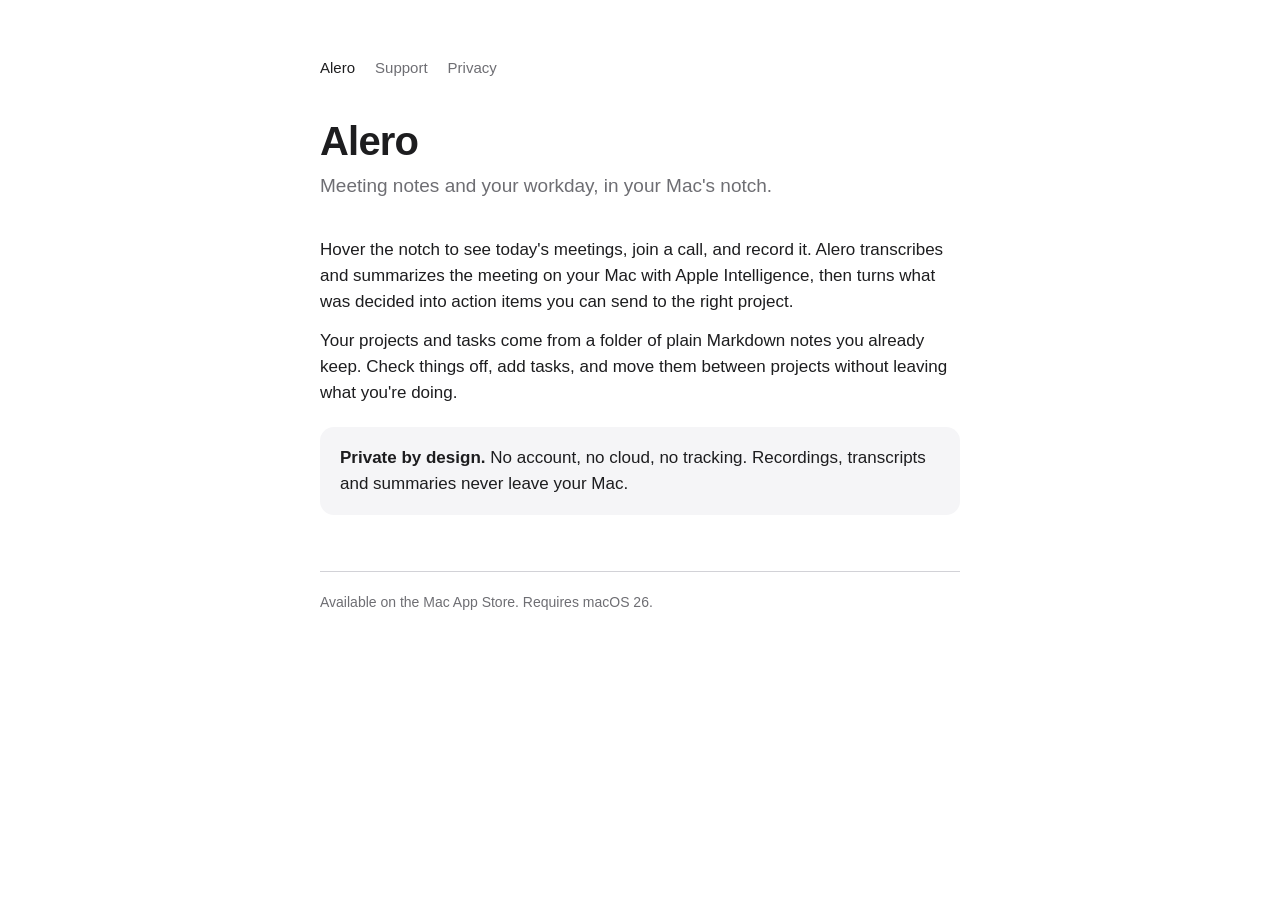
<file: index.html>
<!doctype html>
<html lang="en"><head><meta charset="utf-8"><meta name="viewport" content="width=device-width, initial-scale=1">
<title>Alero</title><meta name="description" content="Meeting notes and your workday, in your Mac's notch. Everything stays on your Mac.">
<link rel="stylesheet" href="style.css"></head>
<body><main>
<nav><a href="index.html" aria-current="page">Alero</a><a href="support.html">Support</a><a href="privacy.html">Privacy</a></nav>
<h1>Alero</h1>
<p class="lede">Meeting notes and your workday, in your Mac's notch.</p>
<p>Hover the notch to see today's meetings, join a call, and record it. Alero transcribes and summarizes the meeting on your Mac with Apple Intelligence, then turns what was decided into action items you can send to the right project.</p>
<p>Your projects and tasks come from a folder of plain Markdown notes you already keep. Check things off, add tasks, and move them between projects without leaving what you're doing.</p>
<div class="card"><p><strong>Private by design.</strong> No account, no cloud, no tracking. Recordings, transcripts and summaries never leave your Mac.</p></div>
<footer>Available on the Mac App Store. Requires macOS 26.</footer>
</main></body></html>
</file>
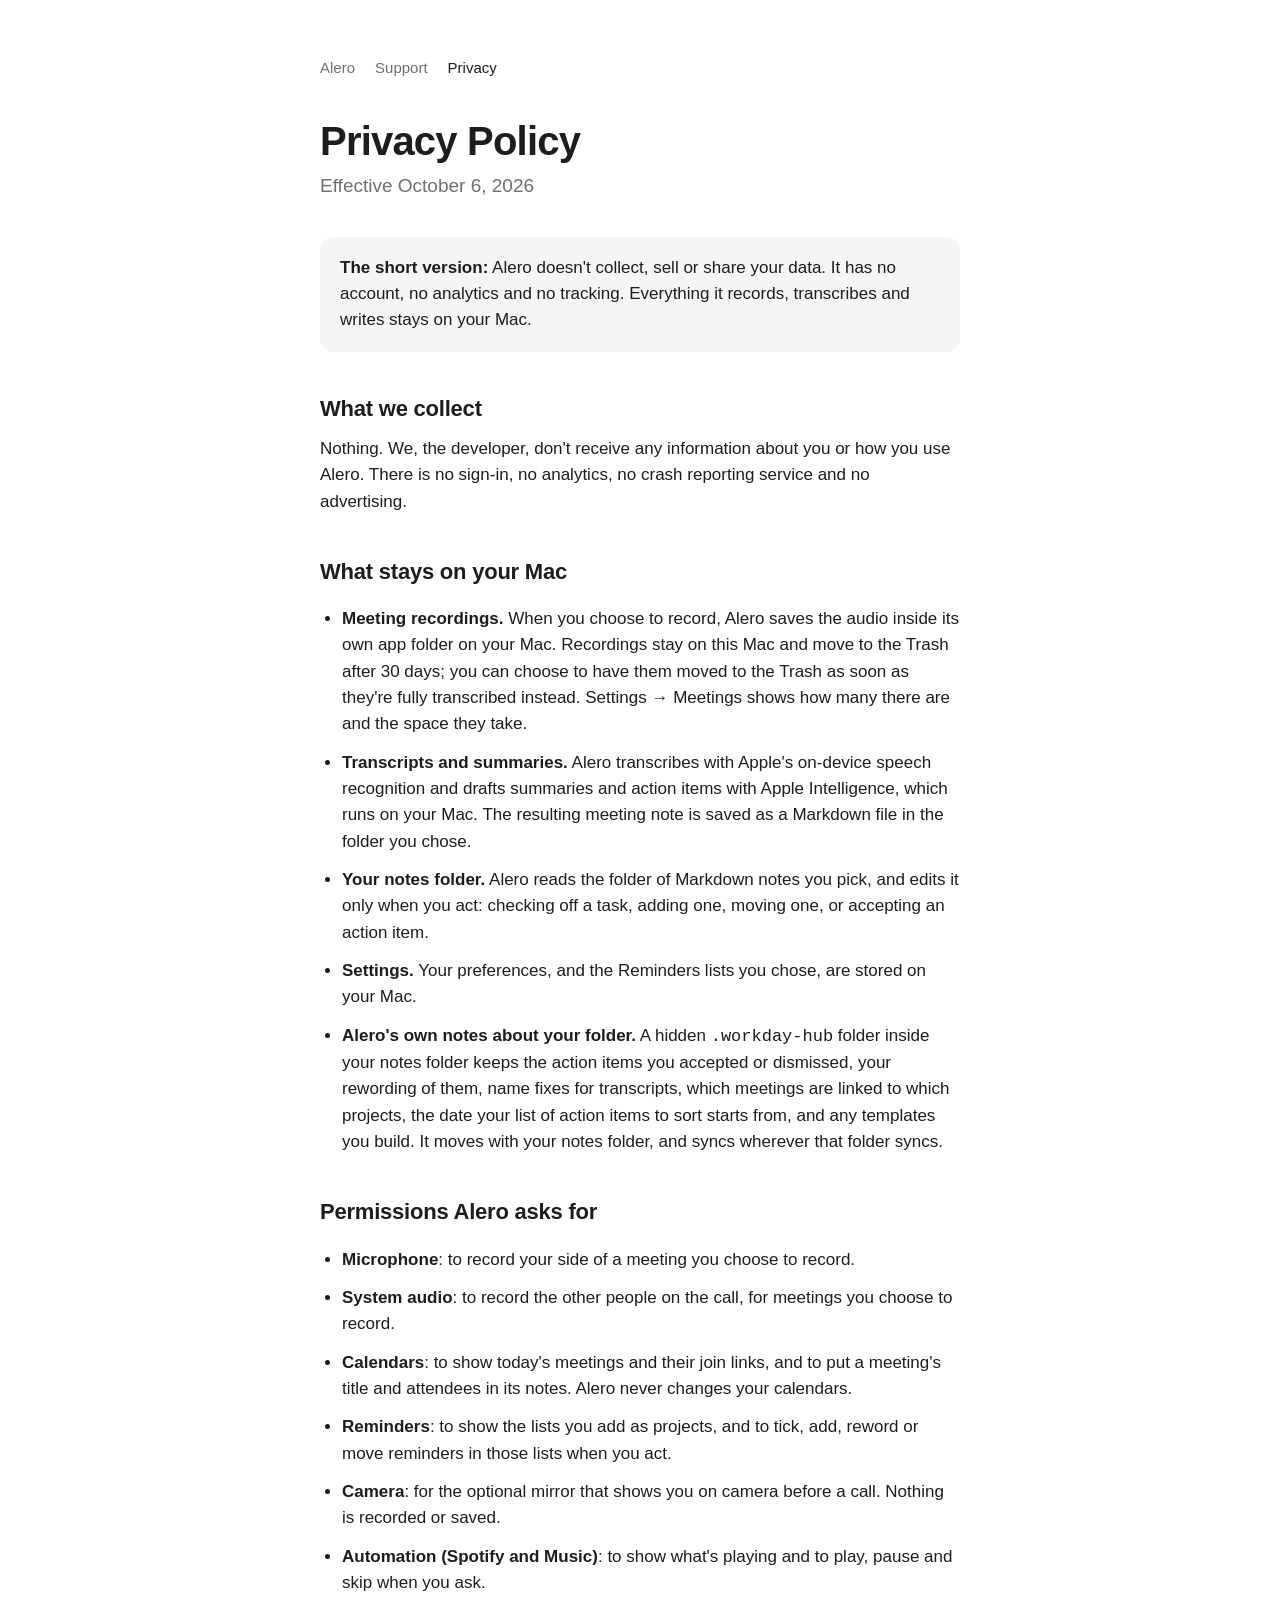
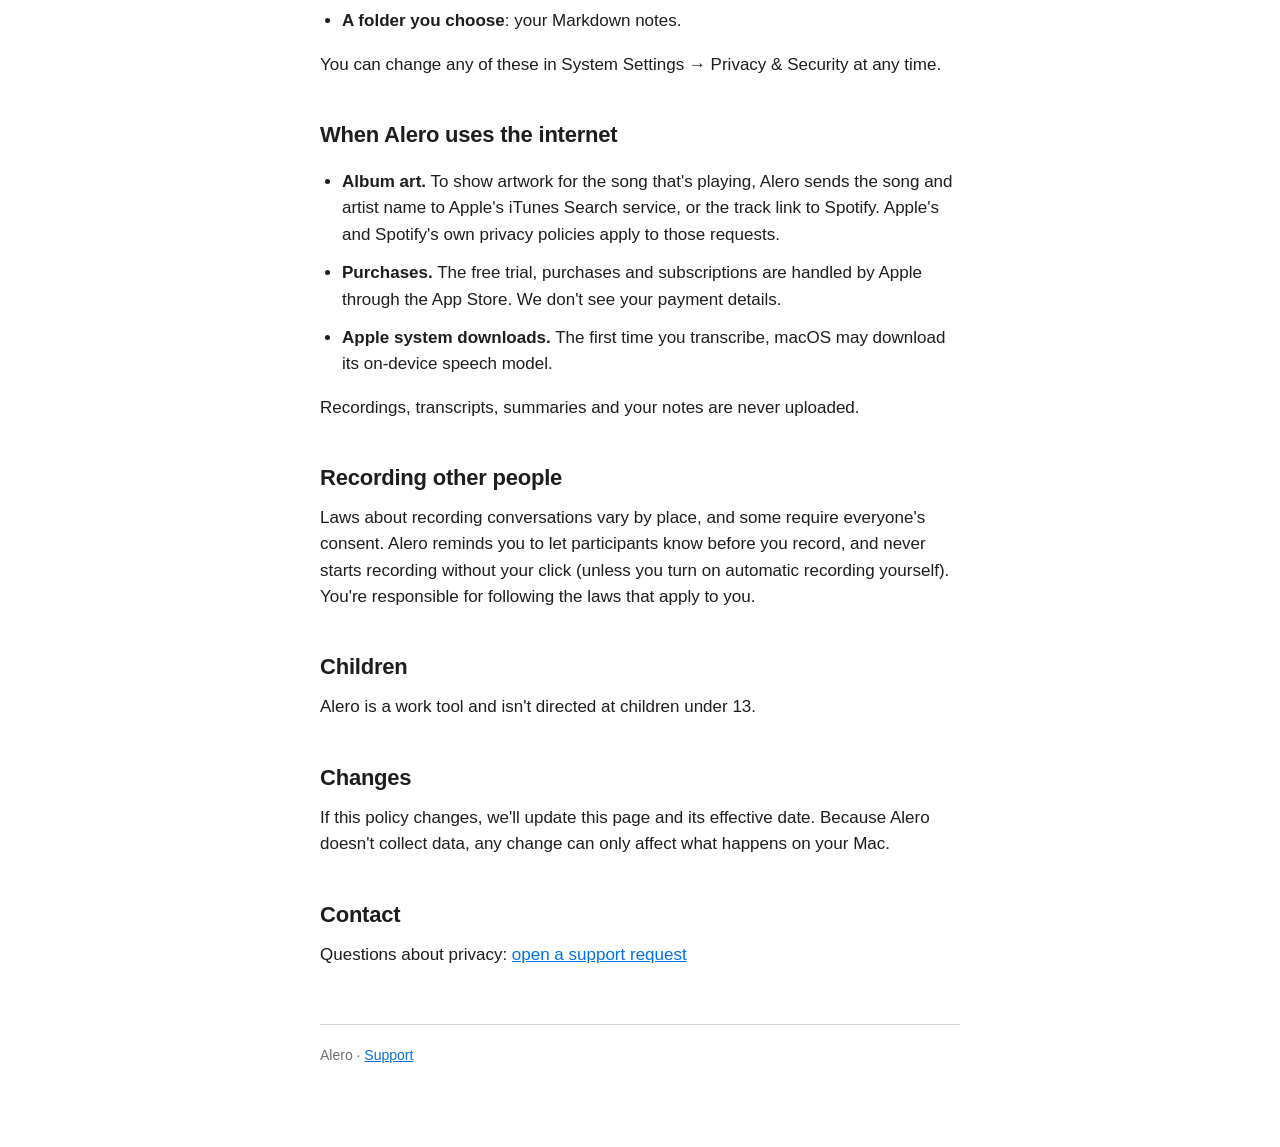
<file: privacy.html>
<!doctype html>
<html lang="en"><head><meta charset="utf-8"><meta name="viewport" content="width=device-width, initial-scale=1">
<title>Alero Privacy Policy</title><meta name="description" content="How Alero handles your data: it stays on your Mac.">
<link rel="stylesheet" href="style.css"></head>
<body><main>
<nav><a href="index.html">Alero</a><a href="support.html">Support</a><a href="privacy.html" aria-current="page">Privacy</a></nav>
<h1>Privacy Policy</h1>
<p class="lede">Effective October 6, 2026</p>

<div class="card"><p><strong>The short version:</strong> Alero doesn't collect, sell or share your data. It has no account, no analytics and no tracking. Everything it records, transcribes and writes stays on your Mac.</p></div>

<h2>What we collect</h2>
<p>Nothing. We, the developer, don't receive any information about you or how you use Alero. There is no sign-in, no analytics, no crash reporting service and no advertising.</p>

<h2>What stays on your Mac</h2>
<ul>
<li><strong>Meeting recordings.</strong> When you choose to record, Alero saves the audio inside its own app folder on your Mac. Recordings stay on this Mac and move to the Trash after 30 days; you can choose to have them moved to the Trash as soon as they're fully transcribed instead. Settings → Meetings shows how many there are and the space they take.</li>
<li><strong>Transcripts and summaries.</strong> Alero transcribes with Apple's on-device speech recognition and drafts summaries and action items with Apple Intelligence, which runs on your Mac. The resulting meeting note is saved as a Markdown file in the folder you chose.</li>
<li><strong>Your notes folder.</strong> Alero reads the folder of Markdown notes you pick, and edits it only when you act: checking off a task, adding one, moving one, or accepting an action item.</li>
<li><strong>Settings.</strong> Your preferences, and the Reminders lists you chose, are stored on your Mac.</li>
<li><strong>Alero's own notes about your folder.</strong> A hidden <code>.workday-hub</code> folder inside your notes folder keeps the action items you accepted or dismissed, your rewording of them, name fixes for transcripts, which meetings are linked to which projects, the date your list of action items to sort starts from, and any templates you build. It moves with your notes folder, and syncs wherever that folder syncs.</li>
</ul>

<h2>Permissions Alero asks for</h2>
<ul>
<li><strong>Microphone</strong>: to record your side of a meeting you choose to record.</li>
<li><strong>System audio</strong>: to record the other people on the call, for meetings you choose to record.</li>
<li><strong>Calendars</strong>: to show today's meetings and their join links, and to put a meeting's title and attendees in its notes. Alero never changes your calendars.</li>
<li><strong>Reminders</strong>: to show the lists you add as projects, and to tick, add, reword or move reminders in those lists when you act.</li>
<li><strong>Camera</strong>: for the optional mirror that shows you on camera before a call. Nothing is recorded or saved.</li>
<li><strong>Automation (Spotify and Music)</strong>: to show what's playing and to play, pause and skip when you ask.</li>
<li><strong>A folder you choose</strong>: your Markdown notes.</li>
</ul>
<p>You can change any of these in System Settings → Privacy &amp; Security at any time.</p>

<h2>When Alero uses the internet</h2>
<ul>
<li><strong>Album art.</strong> To show artwork for the song that's playing, Alero sends the song and artist name to Apple's iTunes Search service, or the track link to Spotify. Apple's and Spotify's own privacy policies apply to those requests.</li>
<li><strong>Purchases.</strong> The free trial, purchases and subscriptions are handled by Apple through the App Store. We don't see your payment details.</li>
<li><strong>Apple system downloads.</strong> The first time you transcribe, macOS may download its on-device speech model.</li>
</ul>
<p>Recordings, transcripts, summaries and your notes are never uploaded.</p>

<h2>Recording other people</h2>
<p>Laws about recording conversations vary by place, and some require everyone's consent. Alero reminds you to let participants know before you record, and never starts recording without your click (unless you turn on automatic recording yourself). You're responsible for following the laws that apply to you.</p>

<h2>Children</h2>
<p>Alero is a work tool and isn't directed at children under 13.</p>

<h2>Changes</h2>
<p>If this policy changes, we'll update this page and its effective date. Because Alero doesn't collect data, any change can only affect what happens on your Mac.</p>

<h2>Contact</h2>
<p>Questions about privacy: <a href="https://github.com/chriswllms05/alero-site/issues">open a support request</a></p>
<footer>Alero · <a href="support.html">Support</a></footer>
</main></body></html>
</file>
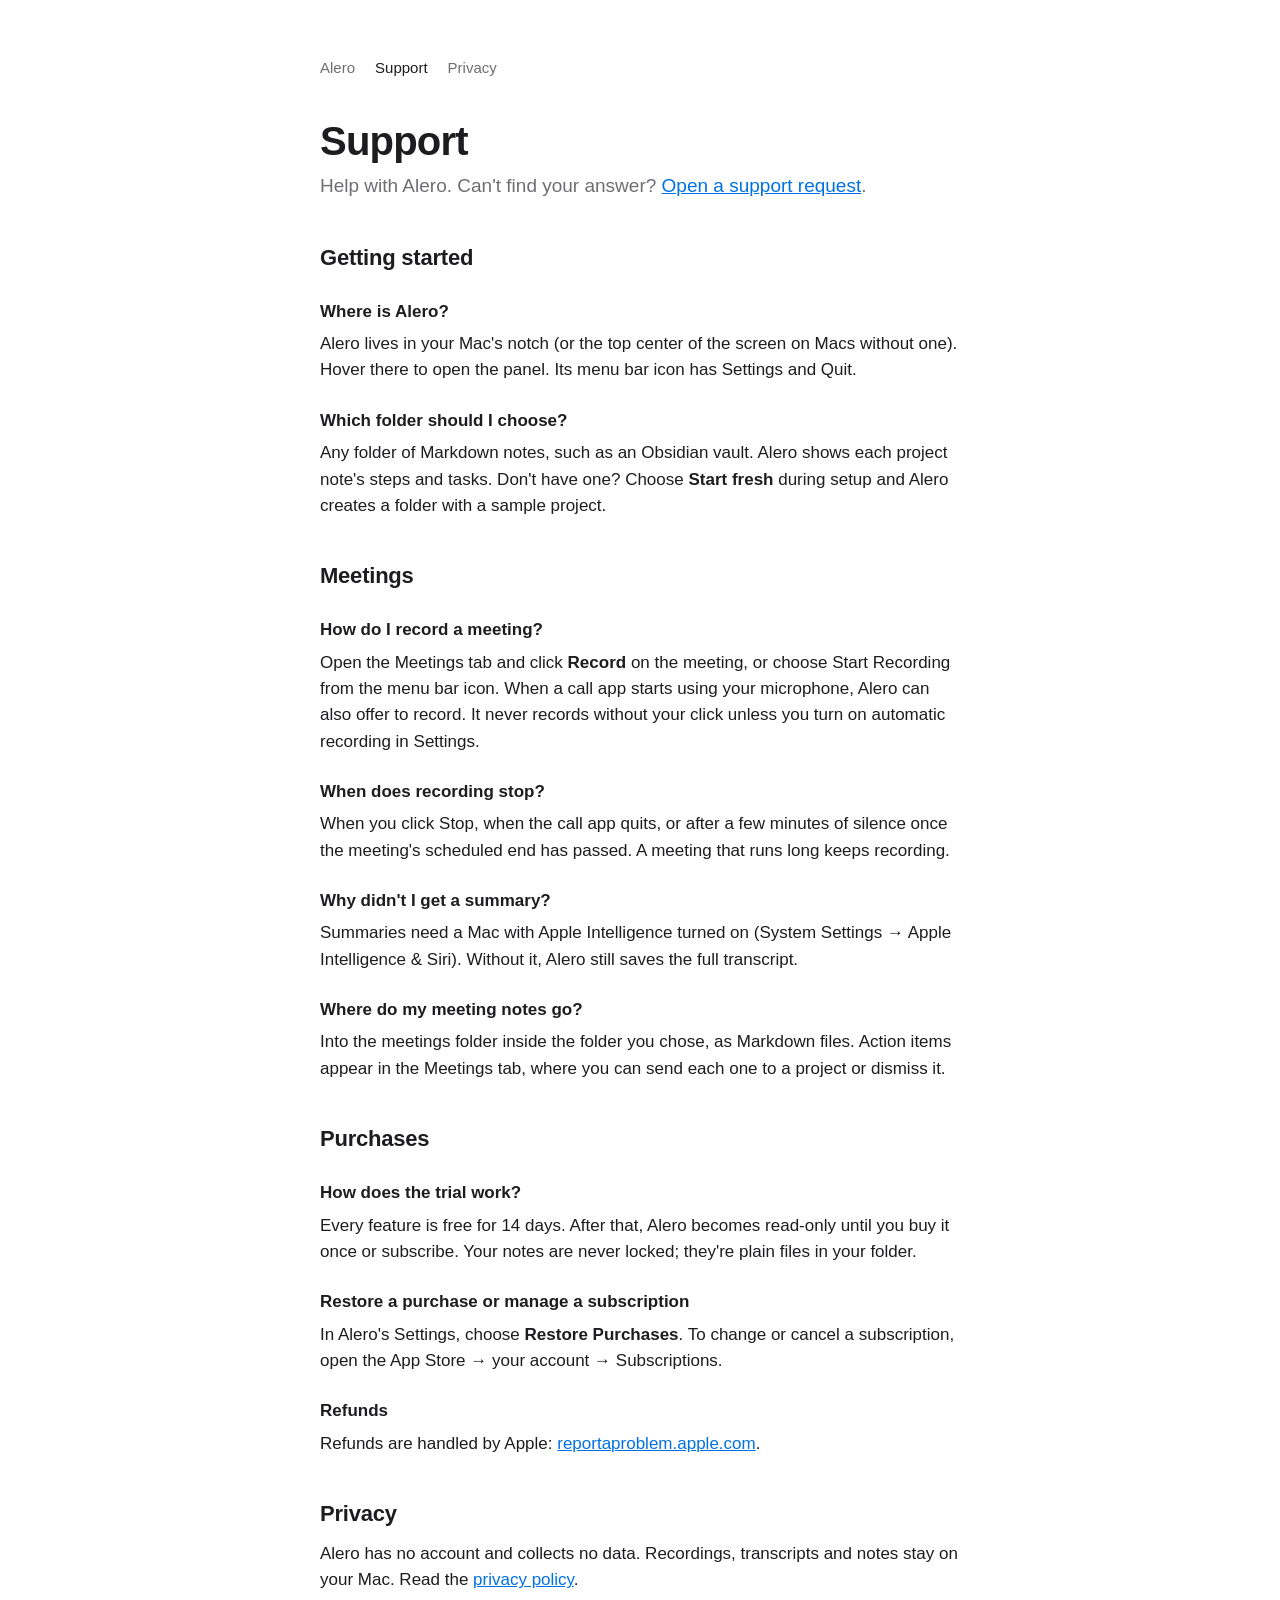
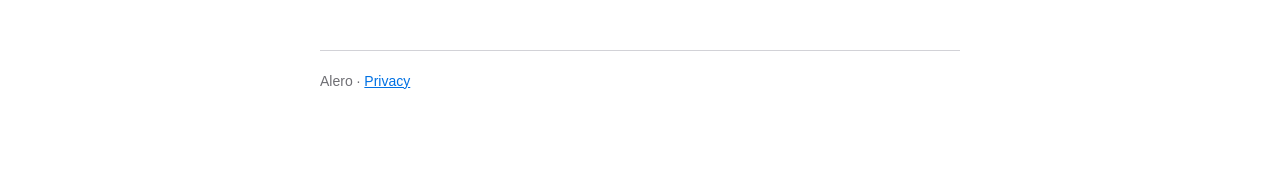
<file: support.html>
<!doctype html>
<html lang="en"><head><meta charset="utf-8"><meta name="viewport" content="width=device-width, initial-scale=1">
<title>Alero Support</title><meta name="description" content="Help with Alero: setup, recording, purchases and contact.">
<link rel="stylesheet" href="style.css"></head>
<body><main>
<nav><a href="index.html">Alero</a><a href="support.html" aria-current="page">Support</a><a href="privacy.html">Privacy</a></nav>
<h1>Support</h1>
<p class="lede">Help with Alero. Can't find your answer? <a href="https://github.com/chriswllms05/alero-site/issues">Open a support request</a>.</p>

<h2>Getting started</h2>
<h3>Where is Alero?</h3>
<p>Alero lives in your Mac's notch (or the top center of the screen on Macs without one). Hover there to open the panel. Its menu bar icon has Settings and Quit.</p>
<h3>Which folder should I choose?</h3>
<p>Any folder of Markdown notes, such as an Obsidian vault. Alero shows each project note's steps and tasks. Don't have one? Choose <strong>Start fresh</strong> during setup and Alero creates a folder with a sample project.</p>

<h2>Meetings</h2>
<h3>How do I record a meeting?</h3>
<p>Open the Meetings tab and click <strong>Record</strong> on the meeting, or choose Start Recording from the menu bar icon. When a call app starts using your microphone, Alero can also offer to record. It never records without your click unless you turn on automatic recording in Settings.</p>
<h3>When does recording stop?</h3>
<p>When you click Stop, when the call app quits, or after a few minutes of silence once the meeting's scheduled end has passed. A meeting that runs long keeps recording.</p>
<h3>Why didn't I get a summary?</h3>
<p>Summaries need a Mac with Apple Intelligence turned on (System Settings → Apple Intelligence &amp; Siri). Without it, Alero still saves the full transcript.</p>
<h3>Where do my meeting notes go?</h3>
<p>Into the meetings folder inside the folder you chose, as Markdown files. Action items appear in the Meetings tab, where you can send each one to a project or dismiss it.</p>

<h2>Purchases</h2>
<h3>How does the trial work?</h3>
<p>Every feature is free for 14 days. After that, Alero becomes read-only until you buy it once or subscribe. Your notes are never locked; they're plain files in your folder.</p>
<h3>Restore a purchase or manage a subscription</h3>
<p>In Alero's Settings, choose <strong>Restore Purchases</strong>. To change or cancel a subscription, open the App Store → your account → Subscriptions.</p>
<h3>Refunds</h3>
<p>Refunds are handled by Apple: <a href="https://reportaproblem.apple.com">reportaproblem.apple.com</a>.</p>

<h2>Privacy</h2>
<p>Alero has no account and collects no data. Recordings, transcripts and notes stay on your Mac. Read the <a href="privacy.html">privacy policy</a>.</p>

<footer>Alero · <a href="privacy.html">Privacy</a></footer>
</main></body></html>
</file>
<file: style.css>
:root { --bg:#ffffff; --text:#1d1d1f; --muted:#6e6e73; --rule:#d2d2d7; --accent:#0071e3; --card:#f5f5f7; }
@media (prefers-color-scheme: dark) { :root { --bg:#000000; --text:#f5f5f7; --muted:#a1a1a6; --rule:#38383a; --accent:#2997ff; --card:#1c1c1e; } }
* { box-sizing: border-box; }
body { margin:0; background:var(--bg); color:var(--text); font:17px/1.55 -apple-system, BlinkMacSystemFont, "SF Pro Text", "Helvetica Neue", sans-serif; -webkit-font-smoothing:antialiased; }
main { max-width: 680px; margin: 0 auto; padding: 56px 20px 80px; }
nav { display:flex; gap:20px; font-size:15px; margin-bottom:40px; }
nav a { color:var(--muted); text-decoration:none; } nav a:hover, nav a[aria-current] { color:var(--text); }
h1 { font-size:40px; line-height:1.1; letter-spacing:-0.02em; margin:0 0 8px; }
.lede { color:var(--muted); font-size:19px; margin:0 0 36px; }
h2 { font-size:22px; letter-spacing:-0.01em; margin:40px 0 10px; }
h3 { font-size:17px; margin:24px 0 6px; }
p, li { margin: 0 0 12px; } ul { padding-left: 22px; }
a { color:var(--accent); }
.card { background:var(--card); border-radius:14px; padding:18px 20px; margin:20px 0; }
.card p:last-child { margin-bottom:0; }
footer { color:var(--muted); font-size:14px; border-top:1px solid var(--rule); margin-top:56px; padding-top:20px; }
</file>
